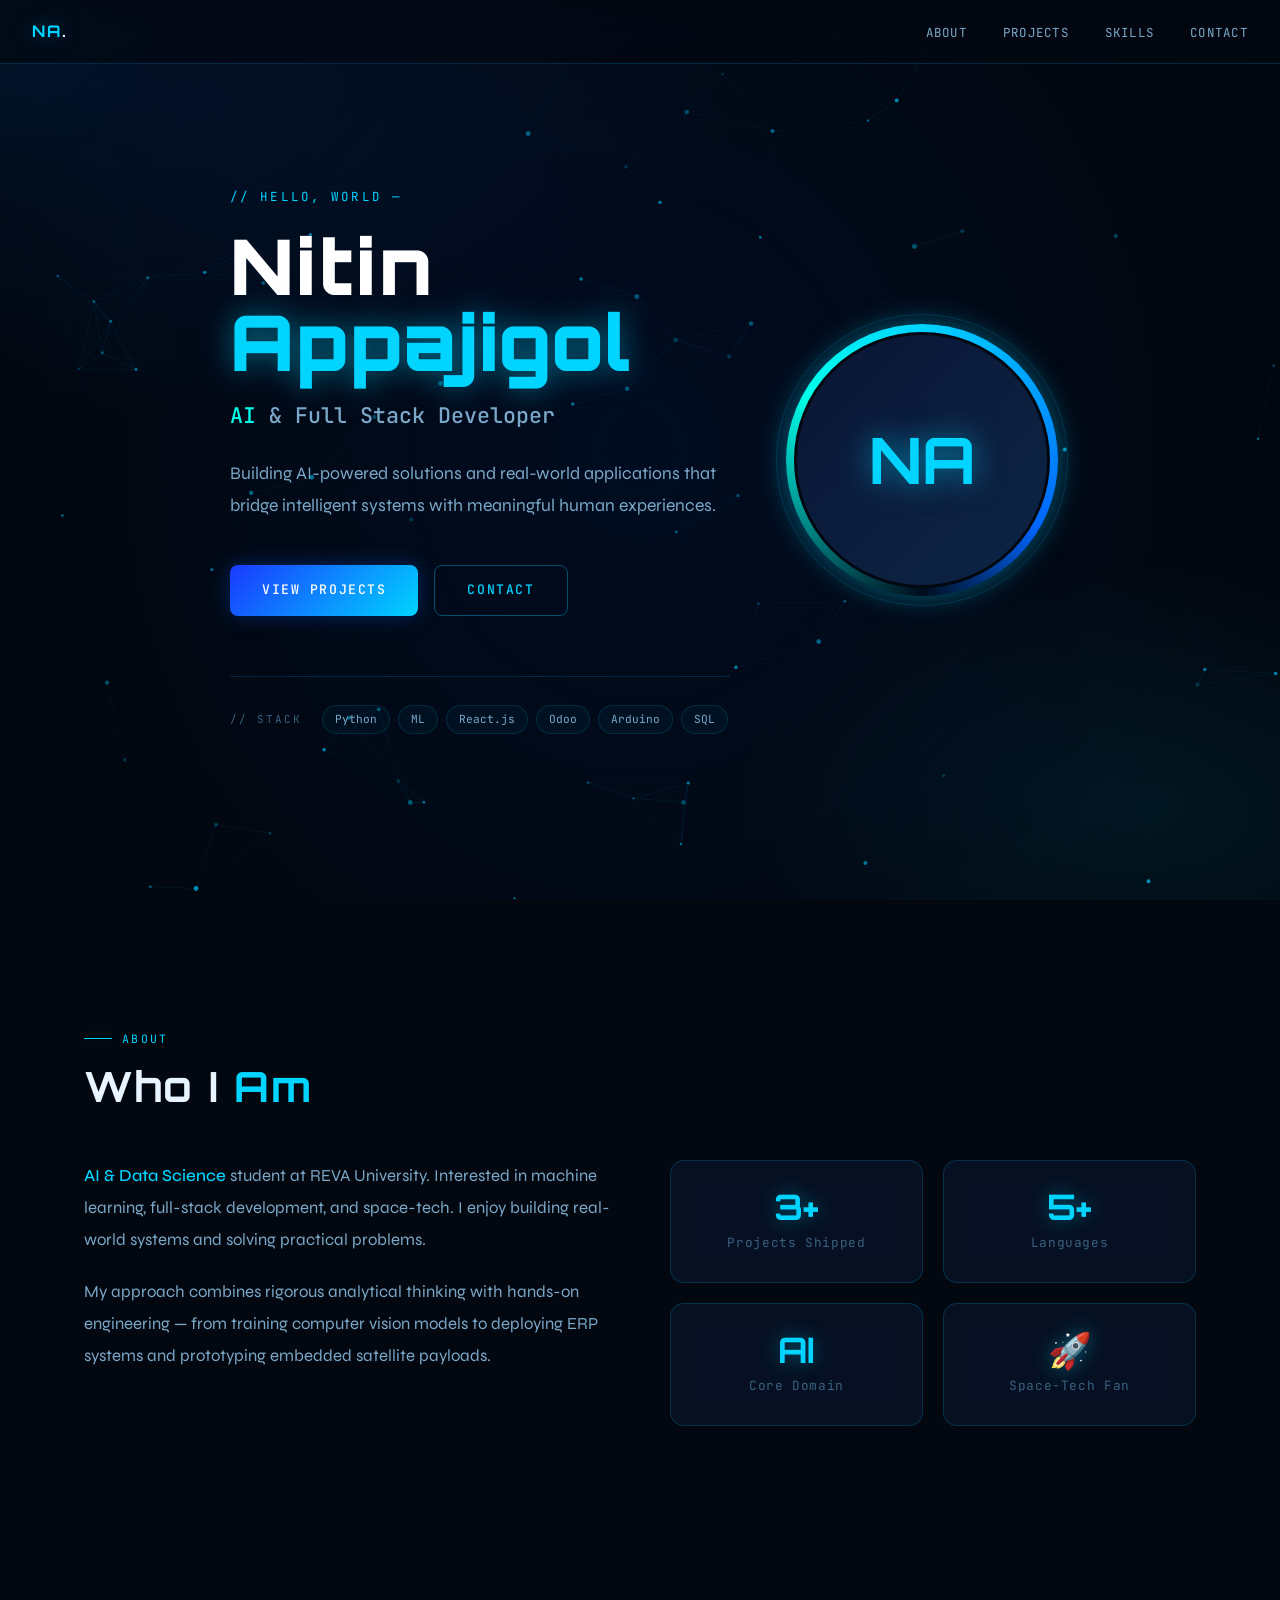
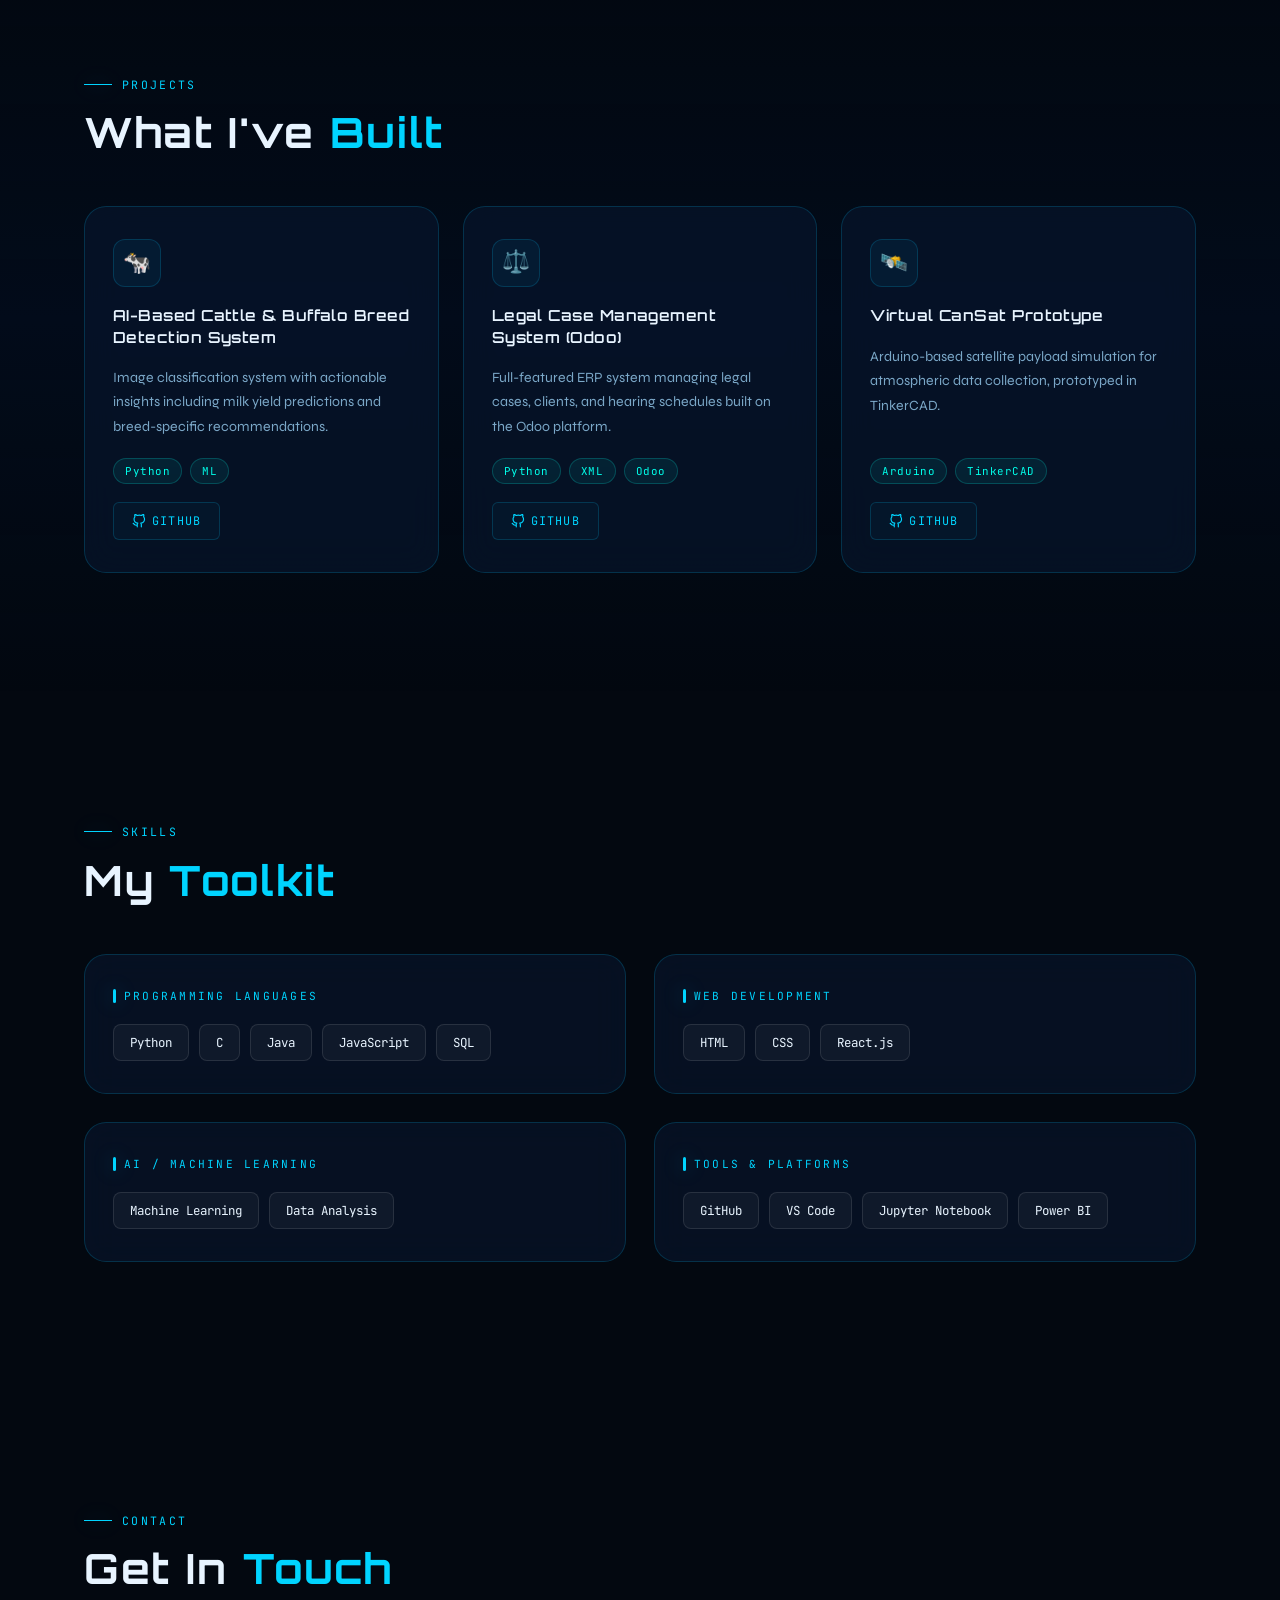
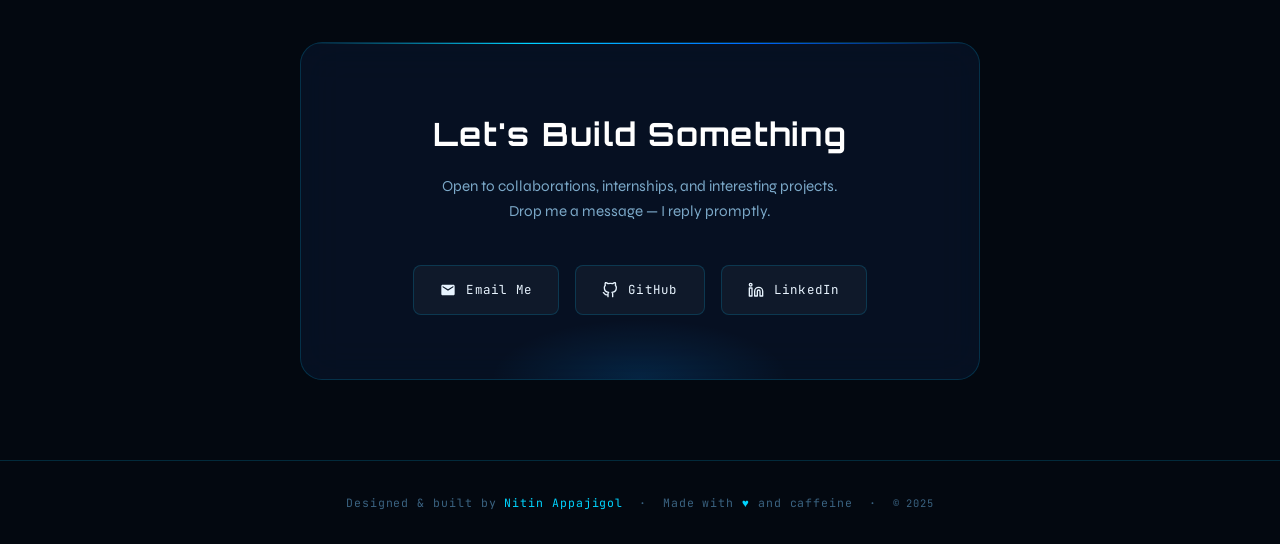
<file: index.html>
<!DOCTYPE html>
<html lang="en">
<head>
  <meta charset="UTF-8" />
  <meta name="viewport" content="width=device-width, initial-scale=1.0" />
  <title>Nitin Appajigol — AI & Full Stack Developer</title>
  <meta name="description" content="Portfolio of Nitin Appajigol — AI & Full Stack Developer building intelligent systems and real-world applications." />
  <link rel="preconnect" href="https://fonts.googleapis.com" />
  <link rel="preconnect" href="https://fonts.gstatic.com" crossorigin />
  <link href="https://fonts.googleapis.com/css2?family=Orbitron:wght@400;600;700;900&family=Syne:wght@300;400;500;600&family=JetBrains+Mono:wght@300;400;500&display=swap" rel="stylesheet" />

  <style>
    /* =========================================
       CSS CUSTOM PROPERTIES & RESET
    ========================================= */
    *, *::before, *::after { box-sizing: border-box; margin: 0; padding: 0; }

    :root {
      --bg:         #030810;
      --bg2:        #060f1e;
      --surface:    rgba(10, 25, 50, 0.55);
      --surface2:   rgba(0, 180, 255, 0.06);
      --border:     rgba(0, 200, 255, 0.18);
      --border2:    rgba(0, 200, 255, 0.35);
      --cyan:       #00d4ff;
      --cyan2:      #00ffea;
      --blue:       #0066ff;
      --blue2:      #1a3aff;
      --neon:       #00ffe0;
      --text:       #e8f4ff;
      --text-muted: #7ba8c8;
      --text-dim:   #3a6280;
      --glow:       0 0 20px rgba(0, 212, 255, 0.4);
      --glow2:      0 0 40px rgba(0, 212, 255, 0.25), 0 0 80px rgba(0, 100, 255, 0.15);
      --radius:     14px;
      --radius-lg:  22px;
      --font-display: 'Orbitron', monospace;
      --font-body:    'Syne', sans-serif;
      --font-mono:    'JetBrains Mono', monospace;
    }

    html { scroll-behavior: smooth; }

    body {
      background: var(--bg);
      color: var(--text);
      font-family: var(--font-body);
      font-weight: 400;
      line-height: 1.7;
      overflow-x: hidden;
    }

    ::selection { background: rgba(0,212,255,0.25); color: #fff; }

    /* =========================================
       ANIMATED BACKGROUND CANVAS
    ========================================= */
    #bg-canvas {
      position: fixed;
      inset: 0;
      z-index: 0;
      pointer-events: none;
    }

    /* Radial gradient overlays for depth */
    body::before {
      content: '';
      position: fixed;
      inset: 0;
      background:
        radial-gradient(ellipse 80% 60% at 10% 10%, rgba(0,80,200,0.12) 0%, transparent 60%),
        radial-gradient(ellipse 60% 50% at 90% 90%, rgba(0,200,255,0.08) 0%, transparent 55%),
        radial-gradient(ellipse 50% 80% at 50% 50%, rgba(0,20,60,0.4) 0%, transparent 100%);
      z-index: 0;
      pointer-events: none;
    }

    /* Scanline overlay */
    body::after {
      content: '';
      position: fixed;
      inset: 0;
      background: repeating-linear-gradient(
        0deg,
        transparent,
        transparent 2px,
        rgba(0,0,0,0.04) 2px,
        rgba(0,0,0,0.04) 4px
      );
      z-index: 0;
      pointer-events: none;
    }

    /* =========================================
       LAYOUT HELPERS
    ========================================= */
    .container {
      max-width: 1160px;
      margin: 0 auto;
      padding: 0 24px;
      position: relative;
      z-index: 1;
    }

    section { position: relative; z-index: 1; }

    /* =========================================
       STICKY NAVBAR
    ========================================= */
    #navbar {
      position: fixed;
      top: 0; left: 0; right: 0;
      z-index: 100;
      padding: 0 32px;
      height: 64px;
      display: flex;
      align-items: center;
      justify-content: space-between;
      background: rgba(3, 8, 16, 0.72);
      backdrop-filter: blur(18px) saturate(1.4);
      -webkit-backdrop-filter: blur(18px) saturate(1.4);
      border-bottom: 1px solid var(--border);
      transition: box-shadow 0.3s;
    }

    #navbar.scrolled {
      box-shadow: 0 4px 40px rgba(0,0,0,0.5), 0 1px 0 rgba(0,212,255,0.15);
    }

    .nav-brand {
      font-family: var(--font-display);
      font-size: 1rem;
      font-weight: 700;
      color: var(--cyan);
      letter-spacing: 0.12em;
      text-decoration: none;
      text-shadow: var(--glow);
    }

    .nav-brand span { color: var(--text); }

    .nav-links {
      display: flex;
      gap: 36px;
      list-style: none;
    }

    .nav-links a {
      font-family: var(--font-mono);
      font-size: 0.78rem;
      color: var(--text-muted);
      text-decoration: none;
      letter-spacing: 0.1em;
      text-transform: uppercase;
      position: relative;
      transition: color 0.25s;
    }

    .nav-links a::after {
      content: '';
      position: absolute;
      bottom: -3px; left: 0;
      width: 0; height: 1px;
      background: var(--cyan);
      box-shadow: var(--glow);
      transition: width 0.3s ease;
    }

    .nav-links a:hover { color: var(--cyan); }
    .nav-links a:hover::after { width: 100%; }

    /* Hamburger */
    .hamburger {
      display: none;
      flex-direction: column;
      gap: 5px;
      cursor: pointer;
      padding: 4px;
      background: none;
      border: none;
    }

    .hamburger span {
      display: block;
      width: 24px; height: 2px;
      background: var(--cyan);
      border-radius: 2px;
      transition: all 0.3s;
    }

    .hamburger.open span:nth-child(1) { transform: translateY(7px) rotate(45deg); }
    .hamburger.open span:nth-child(2) { opacity: 0; }
    .hamburger.open span:nth-child(3) { transform: translateY(-7px) rotate(-45deg); }

    /* Mobile nav */
    .nav-mobile {
      display: none;
      position: fixed;
      top: 64px; left: 0; right: 0;
      background: rgba(3,8,16,0.97);
      backdrop-filter: blur(20px);
      border-bottom: 1px solid var(--border);
      z-index: 99;
      padding: 24px 32px 32px;
      flex-direction: column;
      gap: 20px;
    }

    .nav-mobile.open { display: flex; }

    .nav-mobile a {
      font-family: var(--font-mono);
      font-size: 0.85rem;
      color: var(--text-muted);
      text-decoration: none;
      letter-spacing: 0.1em;
      text-transform: uppercase;
      transition: color 0.25s;
    }

    .nav-mobile a:hover { color: var(--cyan); }

    /* =========================================
       SECTION LABELS
    ========================================= */
    .section-label {
      display: inline-flex;
      align-items: center;
      gap: 10px;
      font-family: var(--font-mono);
      font-size: 0.72rem;
      letter-spacing: 0.2em;
      text-transform: uppercase;
      color: var(--cyan);
      margin-bottom: 14px;
    }

    .section-label::before {
      content: '';
      display: block;
      width: 28px; height: 1px;
      background: var(--cyan);
      box-shadow: var(--glow);
    }

    .section-title {
      font-family: var(--font-display);
      font-size: clamp(1.8rem, 4vw, 2.6rem);
      font-weight: 700;
      color: var(--text);
      letter-spacing: 0.04em;
      line-height: 1.2;
      margin-bottom: 48px;
    }

    .section-title span { color: var(--cyan); }

    /* =========================================
       HERO SECTION
    ========================================= */
    #hero {
      min-height: 100vh;
      display: flex;
      align-items: center;
      padding: 100px 0 80px;
    }

    .hero-inner {
      display: grid;
      grid-template-columns: 1fr auto;
      gap: 64px;
      align-items: center;
      width: 100%;
    }

    .hero-eyebrow {
      font-family: var(--font-mono);
      font-size: 0.78rem;
      letter-spacing: 0.25em;
      text-transform: uppercase;
      color: var(--cyan);
      margin-bottom: 20px;
      opacity: 0;
      animation: fadeUp 0.7s ease 0.2s forwards;
    }

    .hero-name {
      font-family: var(--font-display);
      font-size: clamp(2.4rem, 6vw, 4.8rem);
      font-weight: 900;
      line-height: 1.0;
      letter-spacing: 0.03em;
      color: #fff;
      margin-bottom: 16px;
      opacity: 0;
      animation: fadeUp 0.7s ease 0.35s forwards;
    }

    .hero-name .accent {
      color: var(--cyan);
      text-shadow: 0 0 30px rgba(0,212,255,0.5);
    }

    .hero-role {
      font-family: var(--font-mono);
      font-size: clamp(1rem, 2.2vw, 1.35rem);
      font-weight: 500;
      color: var(--text-muted);
      margin-bottom: 24px;
      opacity: 0;
      animation: fadeUp 0.7s ease 0.5s forwards;
    }

    .hero-role .highlight {
      color: var(--cyan2);
    }

    .hero-tagline {
      font-size: clamp(0.95rem, 1.8vw, 1.1rem);
      color: var(--text-muted);
      max-width: 500px;
      margin-bottom: 44px;
      line-height: 1.8;
      opacity: 0;
      animation: fadeUp 0.7s ease 0.65s forwards;
    }

    .hero-cta {
      display: flex;
      gap: 16px;
      flex-wrap: wrap;
      opacity: 0;
      animation: fadeUp 0.7s ease 0.8s forwards;
    }

    /* =========================================
       BUTTONS
    ========================================= */
    .btn {
      display: inline-flex;
      align-items: center;
      gap: 8px;
      padding: 13px 32px;
      border-radius: 8px;
      font-family: var(--font-mono);
      font-size: 0.82rem;
      font-weight: 500;
      letter-spacing: 0.12em;
      text-transform: uppercase;
      text-decoration: none;
      cursor: pointer;
      border: none;
      transition: all 0.3s ease;
      position: relative;
      overflow: hidden;
    }

    .btn::before {
      content: '';
      position: absolute;
      inset: 0;
      background: linear-gradient(120deg, transparent 0%, rgba(255,255,255,0.08) 50%, transparent 100%);
      transform: translateX(-100%);
      transition: transform 0.5s ease;
    }

    .btn:hover::before { transform: translateX(100%); }

    .btn-primary {
      background: linear-gradient(135deg, var(--blue2), var(--cyan));
      color: #fff;
      box-shadow: 0 0 20px rgba(0,100,255,0.35), 0 4px 20px rgba(0,0,0,0.3);
    }

    .btn-primary:hover {
      box-shadow: 0 0 35px rgba(0,180,255,0.55), 0 0 60px rgba(0,100,255,0.3), 0 8px 30px rgba(0,0,0,0.4);
      transform: translateY(-2px);
    }

    .btn-outline {
      background: transparent;
      color: var(--cyan);
      border: 1px solid var(--border2);
      box-shadow: inset 0 0 0 0 rgba(0,212,255,0.1);
    }

    .btn-outline:hover {
      background: rgba(0,212,255,0.08);
      border-color: var(--cyan);
      box-shadow: 0 0 25px rgba(0,212,255,0.25), 0 4px 20px rgba(0,0,0,0.3);
      transform: translateY(-2px);
    }

    /* =========================================
       PROFILE IMAGE
    ========================================= */
    .hero-avatar-wrap {
      opacity: 0;
      animation: fadeIn 1s ease 0.5s forwards;
    }

    .hero-avatar {
      width: clamp(180px, 20vw, 260px);
      height: clamp(180px, 20vw, 260px);
      border-radius: 50%;
      position: relative;
    }

    .avatar-ring {
      position: absolute;
      inset: -8px;
      border-radius: 50%;
      background: conic-gradient(
        var(--cyan) 0deg,
        var(--blue) 120deg,
        transparent 180deg,
        var(--cyan2) 300deg,
        var(--cyan) 360deg
      );
      animation: spin 8s linear infinite;
      box-shadow: 0 0 30px rgba(0,212,255,0.4);
    }

    .avatar-ring2 {
      position: absolute;
      inset: -18px;
      border-radius: 50%;
      border: 1px solid rgba(0,212,255,0.15);
      animation: spin 15s linear infinite reverse;
    }

    .avatar-img {
      width: 100%;
      height: 100%;
      border-radius: 50%;
      object-fit: cover;
      position: relative;
      z-index: 1;
      border: 3px solid var(--bg);
      background: linear-gradient(135deg, var(--bg2) 0%, #0a1a35 100%);
      display: flex;
      align-items: center;
      justify-content: center;
      font-family: var(--font-display);
      font-size: clamp(2rem, 5vw, 3.5rem);
      font-weight: 700;
      color: var(--cyan);
      text-shadow: var(--glow);
      box-shadow: inset 0 0 40px rgba(0,100,200,0.3);
      overflow: hidden;
    }

    /* Fallback avatar placeholder */
    .avatar-placeholder {
      width: 100%;
      height: 100%;
      border-radius: 50%;
      background: linear-gradient(135deg, #0a1535, #0d2545);
      display: flex;
      align-items: center;
      justify-content: center;
      font-family: var(--font-display);
      font-size: clamp(2.5rem, 5vw, 4rem);
      font-weight: 700;
      color: var(--cyan);
      text-shadow: 0 0 30px rgba(0,212,255,0.6);
      border: 3px solid var(--bg);
      position: relative;
      z-index: 1;
    }

    .avatar-glow {
      position: absolute;
      inset: -30px;
      border-radius: 50%;
      background: radial-gradient(circle, rgba(0,180,255,0.15) 0%, transparent 70%);
      z-index: 0;
    }

    @keyframes spin {
      to { transform: rotate(360deg); }
    }

    /* =========================================
       HERO TECH TICKER
    ========================================= */
    .hero-ticker {
      margin-top: 60px;
      border-top: 1px solid var(--border);
      padding-top: 28px;
      display: flex;
      gap: 12px;
      align-items: center;
      flex-wrap: wrap;
      opacity: 0;
      animation: fadeUp 0.7s ease 1s forwards;
    }

    .ticker-label {
      font-family: var(--font-mono);
      font-size: 0.68rem;
      letter-spacing: 0.18em;
      color: var(--text-dim);
      text-transform: uppercase;
      white-space: nowrap;
      margin-right: 8px;
    }

    .ticker-items {
      display: flex;
      gap: 8px;
      flex-wrap: wrap;
    }

    .ticker-tag {
      font-family: var(--font-mono);
      font-size: 0.7rem;
      color: var(--text-muted);
      padding: 4px 12px;
      border: 1px solid rgba(0,200,255,0.15);
      border-radius: 20px;
      background: rgba(0,200,255,0.04);
      transition: all 0.3s;
    }

    .ticker-tag:hover {
      color: var(--cyan);
      border-color: var(--cyan);
      box-shadow: 0 0 12px rgba(0,212,255,0.2);
      background: rgba(0,212,255,0.06);
    }

    /* =========================================
       ABOUT SECTION
    ========================================= */
    #about {
      padding: 120px 0;
    }

    .about-grid {
      display: grid;
      grid-template-columns: 1fr 1fr;
      gap: 60px;
      align-items: start;
    }

    .about-text p {
      font-size: 1.05rem;
      color: var(--text-muted);
      line-height: 1.9;
      margin-bottom: 20px;
    }

    .about-text p strong {
      color: var(--cyan);
      font-weight: 500;
    }

    .about-stats {
      display: grid;
      grid-template-columns: 1fr 1fr;
      gap: 20px;
    }

    .stat-card {
      background: var(--surface);
      border: 1px solid var(--border);
      border-radius: var(--radius);
      padding: 28px 24px;
      backdrop-filter: blur(14px);
      -webkit-backdrop-filter: blur(14px);
      text-align: center;
      transition: all 0.3s ease;
      position: relative;
      overflow: hidden;
    }

    .stat-card::before {
      content: '';
      position: absolute;
      top: 0; left: 0; right: 0;
      height: 1px;
      background: linear-gradient(90deg, transparent, var(--cyan), transparent);
      opacity: 0;
      transition: opacity 0.3s;
    }

    .stat-card:hover::before { opacity: 1; }

    .stat-card:hover {
      border-color: var(--border2);
      box-shadow: 0 8px 40px rgba(0,0,0,0.3), 0 0 20px rgba(0,212,255,0.08);
      transform: translateY(-4px);
    }

    .stat-number {
      font-family: var(--font-display);
      font-size: 2.2rem;
      font-weight: 700;
      color: var(--cyan);
      text-shadow: var(--glow);
      line-height: 1;
      margin-bottom: 8px;
    }

    .stat-desc {
      font-size: 0.8rem;
      color: var(--text-dim);
      font-family: var(--font-mono);
      letter-spacing: 0.05em;
    }

    /* =========================================
       PROJECTS SECTION
    ========================================= */
    #projects {
      padding: 120px 0;
      background: linear-gradient(180deg, transparent 0%, rgba(0,20,50,0.3) 50%, transparent 100%);
    }

    .projects-grid {
      display: grid;
      grid-template-columns: repeat(3, 1fr);
      gap: 24px;
    }

    .project-card {
      background: var(--surface);
      border: 1px solid var(--border);
      border-radius: var(--radius-lg);
      padding: 32px 28px;
      backdrop-filter: blur(16px);
      -webkit-backdrop-filter: blur(16px);
      display: flex;
      flex-direction: column;
      gap: 18px;
      transition: all 0.35s ease;
      position: relative;
      overflow: hidden;
    }

    /* Top neon strip */
    .project-card::before {
      content: '';
      position: absolute;
      top: 0; left: 20%; right: 20%;
      height: 1px;
      background: linear-gradient(90deg, transparent, var(--cyan), transparent);
      opacity: 0;
      transition: all 0.4s ease;
    }

    /* Ambient glow on hover */
    .project-card::after {
      content: '';
      position: absolute;
      inset: -1px;
      border-radius: var(--radius-lg);
      background: linear-gradient(135deg, rgba(0,180,255,0.08), transparent 60%);
      opacity: 0;
      transition: opacity 0.4s;
      pointer-events: none;
    }

    .project-card:hover {
      border-color: var(--border2);
      transform: translateY(-8px);
      box-shadow:
        0 20px 60px rgba(0,0,0,0.4),
        0 0 30px rgba(0,180,255,0.12),
        0 0 60px rgba(0,80,200,0.08);
    }

    .project-card:hover::before { opacity: 1; left: 0; right: 0; }
    .project-card:hover::after { opacity: 1; }

    .project-icon {
      width: 48px; height: 48px;
      border-radius: 12px;
      background: var(--surface2);
      border: 1px solid var(--border);
      display: flex;
      align-items: center;
      justify-content: center;
      font-size: 1.4rem;
    }

    .project-title {
      font-family: var(--font-display);
      font-size: 0.95rem;
      font-weight: 600;
      color: var(--text);
      letter-spacing: 0.03em;
      line-height: 1.4;
    }

    .project-desc {
      font-size: 0.88rem;
      color: var(--text-muted);
      line-height: 1.75;
      flex: 1;
    }

    .project-tech {
      display: flex;
      gap: 8px;
      flex-wrap: wrap;
    }

    .tech-badge {
      font-family: var(--font-mono);
      font-size: 0.68rem;
      color: var(--cyan2);
      background: rgba(0,255,234,0.07);
      border: 1px solid rgba(0,255,234,0.2);
      border-radius: 20px;
      padding: 3px 11px;
      letter-spacing: 0.05em;
      white-space: nowrap;
    }

    .project-link {
      display: inline-flex;
      align-items: center;
      gap: 6px;
      font-family: var(--font-mono);
      font-size: 0.74rem;
      letter-spacing: 0.1em;
      text-transform: uppercase;
      color: var(--cyan);
      text-decoration: none;
      padding: 8px 18px;
      border: 1px solid var(--border);
      border-radius: 6px;
      align-self: flex-start;
      transition: all 0.3s;
      background: rgba(0,212,255,0.03);
    }

    .project-link:hover {
      background: rgba(0,212,255,0.1);
      border-color: var(--cyan);
      box-shadow: 0 0 16px rgba(0,212,255,0.2);
    }

    .project-link svg {
      width: 14px; height: 14px;
      stroke: currentColor;
      fill: none;
      stroke-width: 2;
      stroke-linecap: round;
      stroke-linejoin: round;
    }

    /* =========================================
       SKILLS SECTION
    ========================================= */
    #skills {
      padding: 120px 0;
    }

    .skills-groups {
      display: grid;
      grid-template-columns: repeat(2, 1fr);
      gap: 28px;
    }

    .skill-group {
      background: var(--surface);
      border: 1px solid var(--border);
      border-radius: var(--radius-lg);
      padding: 32px 28px;
      backdrop-filter: blur(16px);
      -webkit-backdrop-filter: blur(16px);
      transition: all 0.3s ease;
    }

    .skill-group:hover {
      border-color: var(--border2);
      box-shadow: 0 8px 40px rgba(0,0,0,0.25), 0 0 20px rgba(0,212,255,0.06);
    }

    .skill-group-label {
      font-family: var(--font-mono);
      font-size: 0.7rem;
      letter-spacing: 0.2em;
      color: var(--cyan);
      text-transform: uppercase;
      margin-bottom: 18px;
      display: flex;
      align-items: center;
      gap: 8px;
    }

    .skill-group-label::before {
      content: '';
      display: block;
      width: 3px; height: 14px;
      background: var(--cyan);
      border-radius: 2px;
      box-shadow: var(--glow);
    }

    .skill-badges {
      display: flex;
      gap: 10px;
      flex-wrap: wrap;
    }

    .skill-badge {
      font-family: var(--font-mono);
      font-size: 0.78rem;
      color: var(--text);
      background: rgba(255,255,255,0.04);
      border: 1px solid rgba(255,255,255,0.1);
      border-radius: 8px;
      padding: 7px 16px;
      transition: all 0.3s ease;
      cursor: default;
    }

    .skill-badge:hover {
      background: rgba(0,212,255,0.1);
      border-color: rgba(0,212,255,0.4);
      color: var(--cyan);
      box-shadow: 0 0 14px rgba(0,212,255,0.15);
      transform: translateY(-2px);
    }

    /* =========================================
       CONTACT SECTION
    ========================================= */
    #contact {
      padding: 120px 0 80px;
    }

    .contact-card {
      background: var(--surface);
      border: 1px solid var(--border);
      border-radius: var(--radius-lg);
      padding: 64px 56px;
      backdrop-filter: blur(20px);
      -webkit-backdrop-filter: blur(20px);
      text-align: center;
      position: relative;
      overflow: hidden;
      max-width: 680px;
      margin: 0 auto;
    }

    .contact-card::before {
      content: '';
      position: absolute;
      top: 0; left: 0; right: 0;
      height: 1px;
      background: linear-gradient(90deg, transparent, var(--cyan), var(--blue), transparent);
    }

    .contact-card::after {
      content: '';
      position: absolute;
      bottom: -60px; left: 50%; transform: translateX(-50%);
      width: 300px; height: 120px;
      background: radial-gradient(ellipse, rgba(0,150,255,0.15) 0%, transparent 70%);
    }

    .contact-title {
      font-family: var(--font-display);
      font-size: clamp(1.4rem, 3vw, 2rem);
      font-weight: 700;
      color: #fff;
      margin-bottom: 12px;
      letter-spacing: 0.04em;
    }

    .contact-sub {
      color: var(--text-muted);
      font-size: 0.95rem;
      margin-bottom: 40px;
      line-height: 1.7;
    }

    .contact-links {
      display: flex;
      justify-content: center;
      gap: 16px;
      flex-wrap: wrap;
    }

    .contact-link {
      display: inline-flex;
      align-items: center;
      gap: 10px;
      padding: 13px 26px;
      border-radius: 8px;
      font-family: var(--font-mono);
      font-size: 0.78rem;
      letter-spacing: 0.1em;
      text-decoration: none;
      color: var(--text);
      background: rgba(255,255,255,0.04);
      border: 1px solid var(--border);
      transition: all 0.3s ease;
    }

    .contact-link:hover {
      background: rgba(0,212,255,0.08);
      border-color: var(--cyan);
      color: var(--cyan);
      box-shadow: 0 0 24px rgba(0,212,255,0.2);
      transform: translateY(-3px);
    }

    .contact-link svg {
      width: 16px; height: 16px;
      stroke: currentColor;
      fill: none;
      stroke-width: 2;
      stroke-linecap: round;
      stroke-linejoin: round;
    }

    .contact-link.email svg { fill: currentColor; stroke: none; }

    /* =========================================
       FOOTER
    ========================================= */
    footer {
      position: relative;
      z-index: 1;
      border-top: 1px solid var(--border);
      padding: 32px 24px;
      text-align: center;
    }

    footer p {
      font-family: var(--font-mono);
      font-size: 0.72rem;
      color: var(--text-dim);
      letter-spacing: 0.08em;
    }

    footer .heart { color: var(--cyan); }

    /* =========================================
       SCROLL REVEAL ANIMATIONS
    ========================================= */
    .reveal {
      opacity: 0;
      transform: translateY(32px);
      transition: opacity 0.7s ease, transform 0.7s ease;
    }

    .reveal.visible {
      opacity: 1;
      transform: translateY(0);
    }

    .reveal-delay-1 { transition-delay: 0.1s; }
    .reveal-delay-2 { transition-delay: 0.2s; }
    .reveal-delay-3 { transition-delay: 0.3s; }
    .reveal-delay-4 { transition-delay: 0.4s; }

    /* =========================================
       KEYFRAMES
    ========================================= */
    @keyframes fadeUp {
      from { opacity: 0; transform: translateY(24px); }
      to   { opacity: 1; transform: translateY(0); }
    }

    @keyframes fadeIn {
      from { opacity: 0; }
      to   { opacity: 1; }
    }

    @keyframes pulse-glow {
      0%, 100% { box-shadow: 0 0 20px rgba(0,212,255,0.3); }
      50%       { box-shadow: 0 0 40px rgba(0,212,255,0.6), 0 0 80px rgba(0,100,255,0.3); }
    }

    /* =========================================
       RESPONSIVE — TABLET
    ========================================= */
    @media (max-width: 900px) {
      .hero-inner { grid-template-columns: 1fr; gap: 48px; }
      .hero-avatar-wrap { order: -1; display: flex; justify-content: center; }
      .hero-tagline { max-width: 100%; }
      .about-grid { grid-template-columns: 1fr; gap: 40px; }
      .projects-grid { grid-template-columns: 1fr 1fr; }
      .skills-groups { grid-template-columns: 1fr; }
      .contact-card { padding: 48px 36px; }
    }

    /* =========================================
       RESPONSIVE — MOBILE
    ========================================= */
    @media (max-width: 600px) {
      .nav-links { display: none; }
      .hamburger { display: flex; }
      .projects-grid { grid-template-columns: 1fr; }
      .about-stats { grid-template-columns: 1fr 1fr; }
      .contact-card { padding: 36px 24px; }
      .hero-cta { flex-direction: column; }
      .btn { width: 100%; justify-content: center; }
    }

    /* =========================================
       CURSOR GLOW (desktop)
    ========================================= */
    .cursor-glow {
      position: fixed;
      width: 350px; height: 350px;
      border-radius: 50%;
      background: radial-gradient(circle, rgba(0,180,255,0.05) 0%, transparent 70%);
      pointer-events: none;
      z-index: 0;
      transform: translate(-50%, -50%);
      transition: transform 0.1s ease, opacity 0.5s;
    }
  </style>
</head>

<body>

  <!-- Cursor glow -->
  <div class="cursor-glow" id="cursorGlow"></div>

  <!-- Particle canvas -->
  <canvas id="bg-canvas"></canvas>

  <!-- ==================== NAVBAR ==================== -->
  <nav id="navbar" aria-label="Main navigation">
    <a href="#hero" class="nav-brand">NA<span>.</span></a>
    <ul class="nav-links">
      <li><a href="#about">About</a></li>
      <li><a href="#projects">Projects</a></li>
      <li><a href="#skills">Skills</a></li>
      <li><a href="#contact">Contact</a></li>
    </ul>
    <button class="hamburger" id="hamburger" aria-label="Toggle navigation" aria-expanded="false">
      <span></span><span></span><span></span>
    </button>
  </nav>

  <!-- Mobile nav -->
  <nav class="nav-mobile" id="navMobile" aria-label="Mobile navigation">
    <a href="#about" class="nav-mobile-link">About</a>
    <a href="#projects" class="nav-mobile-link">Projects</a>
    <a href="#skills" class="nav-mobile-link">Skills</a>
    <a href="#contact" class="nav-mobile-link">Contact</a>
  </nav>

  <!-- ==================== HERO ==================== -->
  <section id="hero" aria-label="Hero">
    <div class="container">
      <div class="hero-inner">

        <!-- Text -->
        <div class="hero-content">
          <p class="hero-eyebrow">// Hello, World —</p>
          <h1 class="hero-name">
            Nitin<br/>
            <span class="accent">Appajigol</span>
          </h1>
          <p class="hero-role">
            <span class="highlight">AI</span> &amp; Full Stack Developer
          </p>
          <p class="hero-tagline">
            Building AI-powered solutions and real-world applications that bridge intelligent systems with meaningful human experiences.
          </p>
          <div class="hero-cta">
            <a href="#projects" class="btn btn-primary">View Projects</a>
            <a href="#contact" class="btn btn-outline">Contact</a>
          </div>

          <div class="hero-ticker">
            <span class="ticker-label">// Stack</span>
            <div class="ticker-items">
              <span class="ticker-tag">Python</span>
              <span class="ticker-tag">ML</span>
              <span class="ticker-tag">React.js</span>
              <span class="ticker-tag">Odoo</span>
              <span class="ticker-tag">Arduino</span>
              <span class="ticker-tag">SQL</span>
            </div>
          </div>
        </div>

        <!-- Avatar -->
        <div class="hero-avatar-wrap" aria-hidden="true">
          <div class="hero-avatar">
            <div class="avatar-glow"></div>
            <div class="avatar-ring"></div>
            <div class="avatar-ring2"></div>
            <!-- Shows initials; swap src to "profile.jpg" when image is available -->
            <div class="avatar-placeholder" role="img" aria-label="Nitin Appajigol">NA</div>
          </div>
        </div>

      </div>
    </div>
  </section>

  <!-- ==================== ABOUT ==================== -->
  <section id="about" aria-label="About me">
    <div class="container">
      <p class="section-label reveal">About</p>
      <h2 class="section-title reveal reveal-delay-1">Who I <span>Am</span></h2>

      <div class="about-grid">
        <div class="about-text reveal reveal-delay-2">
          <p>
            <strong>AI &amp; Data Science</strong> student at REVA University. Interested in machine learning, full-stack development, and space-tech. I enjoy building real-world systems and solving practical problems.
          </p>
          <p>
            My approach combines rigorous analytical thinking with hands-on engineering — from training computer vision models to deploying ERP systems and prototyping embedded satellite payloads.
          </p>
        </div>

        <div class="about-stats">
          <div class="stat-card reveal reveal-delay-1">
            <div class="stat-number">3+</div>
            <div class="stat-desc">Projects Shipped</div>
          </div>
          <div class="stat-card reveal reveal-delay-2">
            <div class="stat-number">5+</div>
            <div class="stat-desc">Languages</div>
          </div>
          <div class="stat-card reveal reveal-delay-3">
            <div class="stat-number">AI</div>
            <div class="stat-desc">Core Domain</div>
          </div>
          <div class="stat-card reveal reveal-delay-4">
            <div class="stat-number">🚀</div>
            <div class="stat-desc">Space-Tech Fan</div>
          </div>
        </div>
      </div>
    </div>
  </section>

  <!-- ==================== PROJECTS ==================== -->
  <section id="projects" aria-label="Projects">
    <div class="container">
      <p class="section-label reveal">Projects</p>
      <h2 class="section-title reveal reveal-delay-1">What I've <span>Built</span></h2>

      <div class="projects-grid">

        <!-- Project 1 -->
        <article class="project-card reveal reveal-delay-1">
          <div class="project-icon" aria-hidden="true">🐄</div>
          <h3 class="project-title">AI-Based Cattle &amp; Buffalo Breed Detection System</h3>
          <p class="project-desc">
            Image classification system with actionable insights including milk yield predictions and breed-specific recommendations.
          </p>
          <div class="project-tech">
            <span class="tech-badge">Python</span>
            <span class="tech-badge">ML</span>
          </div>
          <a href="#" class="project-link" aria-label="GitHub — AI Cattle Detection">
            <svg viewBox="0 0 24 24" aria-hidden="true"><path d="M9 19c-5 1.5-5-2.5-7-3m14 6v-3.87a3.37 3.37 0 0 0-.94-2.61c3.14-.35 6.44-1.54 6.44-7A5.44 5.44 0 0 0 20 4.77 5.07 5.07 0 0 0 19.91 1S18.73.65 16 2.48a13.38 13.38 0 0 0-7 0C6.27.65 5.09 1 5.09 1A5.07 5.07 0 0 0 5 4.77a5.44 5.44 0 0 0-1.5 3.78c0 5.42 3.3 6.61 6.44 7A3.37 3.37 0 0 0 9 18.13V22"/></svg>
            GitHub
          </a>
        </article>

        <!-- Project 2 -->
        <article class="project-card reveal reveal-delay-2">
          <div class="project-icon" aria-hidden="true">⚖️</div>
          <h3 class="project-title">Legal Case Management System (Odoo)</h3>
          <p class="project-desc">
            Full-featured ERP system managing legal cases, clients, and hearing schedules built on the Odoo platform.
          </p>
          <div class="project-tech">
            <span class="tech-badge">Python</span>
            <span class="tech-badge">XML</span>
            <span class="tech-badge">Odoo</span>
          </div>
          <a href="https://github.com/nitinappajigol/legal_case_mgmt_full" target="_blank" rel="noopener noreferrer" class="project-link" aria-label="GitHub — Legal Case Management">
            <svg viewBox="0 0 24 24" aria-hidden="true"><path d="M9 19c-5 1.5-5-2.5-7-3m14 6v-3.87a3.37 3.37 0 0 0-.94-2.61c3.14-.35 6.44-1.54 6.44-7A5.44 5.44 0 0 0 20 4.77 5.07 5.07 0 0 0 19.91 1S18.73.65 16 2.48a13.38 13.38 0 0 0-7 0C6.27.65 5.09 1 5.09 1A5.07 5.07 0 0 0 5 4.77a5.44 5.44 0 0 0-1.5 3.78c0 5.42 3.3 6.61 6.44 7A3.37 3.37 0 0 0 9 18.13V22"/></svg>
            GitHub
          </a>
        </article>

        <!-- Project 3 -->
        <article class="project-card reveal reveal-delay-3">
          <div class="project-icon" aria-hidden="true">🛰️</div>
          <h3 class="project-title">Virtual CanSat Prototype</h3>
          <p class="project-desc">
            Arduino-based satellite payload simulation for atmospheric data collection, prototyped in TinkerCAD.
          </p>
          <div class="project-tech">
            <span class="tech-badge">Arduino</span>
            <span class="tech-badge">TinkerCAD</span>
          </div>
          <a href="#" class="project-link" aria-label="GitHub — Virtual CanSat">
            <svg viewBox="0 0 24 24" aria-hidden="true"><path d="M9 19c-5 1.5-5-2.5-7-3m14 6v-3.87a3.37 3.37 0 0 0-.94-2.61c3.14-.35 6.44-1.54 6.44-7A5.44 5.44 0 0 0 20 4.77 5.07 5.07 0 0 0 19.91 1S18.73.65 16 2.48a13.38 13.38 0 0 0-7 0C6.27.65 5.09 1 5.09 1A5.07 5.07 0 0 0 5 4.77a5.44 5.44 0 0 0-1.5 3.78c0 5.42 3.3 6.61 6.44 7A3.37 3.37 0 0 0 9 18.13V22"/></svg>
            GitHub
          </a>
        </article>

      </div>
    </div>
  </section>

  <!-- ==================== SKILLS ==================== -->
  <section id="skills" aria-label="Skills">
    <div class="container">
      <p class="section-label reveal">Skills</p>
      <h2 class="section-title reveal reveal-delay-1">My <span>Toolkit</span></h2>

      <div class="skills-groups">

        <div class="skill-group reveal reveal-delay-1">
          <div class="skill-group-label">Programming Languages</div>
          <div class="skill-badges">
            <span class="skill-badge">Python</span>
            <span class="skill-badge">C</span>
            <span class="skill-badge">Java</span>
            <span class="skill-badge">JavaScript</span>
            <span class="skill-badge">SQL</span>
          </div>
        </div>

        <div class="skill-group reveal reveal-delay-2">
          <div class="skill-group-label">Web Development</div>
          <div class="skill-badges">
            <span class="skill-badge">HTML</span>
            <span class="skill-badge">CSS</span>
            <span class="skill-badge">React.js</span>
          </div>
        </div>

        <div class="skill-group reveal reveal-delay-3">
          <div class="skill-group-label">AI / Machine Learning</div>
          <div class="skill-badges">
            <span class="skill-badge">Machine Learning</span>
            <span class="skill-badge">Data Analysis</span>
          </div>
        </div>

        <div class="skill-group reveal reveal-delay-4">
          <div class="skill-group-label">Tools &amp; Platforms</div>
          <div class="skill-badges">
            <span class="skill-badge">GitHub</span>
            <span class="skill-badge">VS Code</span>
            <span class="skill-badge">Jupyter Notebook</span>
            <span class="skill-badge">Power BI</span>
          </div>
        </div>

      </div>
    </div>
  </section>

  <!-- ==================== CONTACT ==================== -->
  <section id="contact" aria-label="Contact">
    <div class="container">
      <p class="section-label reveal">Contact</p>
      <h2 class="section-title reveal reveal-delay-1">Get In <span>Touch</span></h2>

      <div class="contact-card reveal reveal-delay-2">
        <h3 class="contact-title">Let's Build Something</h3>
        <p class="contact-sub">
          Open to collaborations, internships, and interesting projects.<br/>
          Drop me a message — I reply promptly.
        </p>

        <div class="contact-links">

          <!-- Email -->
          <a href="mailto:Nitinappajigol234@gmail.com" class="contact-link" aria-label="Send email">
            <svg viewBox="0 0 24 24" aria-hidden="true" style="fill:currentColor;stroke:none;">
              <path d="M20 4H4c-1.1 0-2 .9-2 2v12c0 1.1.9 2 2 2h16c1.1 0 2-.9 2-2V6c0-1.1-.9-2-2-2zm0 4l-8 5-8-5V6l8 5 8-5v2z"/>
            </svg>
            Email Me
          </a>

          <!-- GitHub -->
          <a href="https://github.com/nitinappajigol" target="_blank" rel="noopener noreferrer" class="contact-link" aria-label="GitHub profile">
            <svg viewBox="0 0 24 24" aria-hidden="true"><path d="M9 19c-5 1.5-5-2.5-7-3m14 6v-3.87a3.37 3.37 0 0 0-.94-2.61c3.14-.35 6.44-1.54 6.44-7A5.44 5.44 0 0 0 20 4.77 5.07 5.07 0 0 0 19.91 1S18.73.65 16 2.48a13.38 13.38 0 0 0-7 0C6.27.65 5.09 1 5.09 1A5.07 5.07 0 0 0 5 4.77a5.44 5.44 0 0 0-1.5 3.78c0 5.42 3.3 6.61 6.44 7A3.37 3.37 0 0 0 9 18.13V22"/></svg>
            GitHub
          </a>

          <!-- LinkedIn -->
          <a href="https://www.linkedin.com/in/nitin-appajigol" target="_blank" rel="noopener noreferrer" class="contact-link" aria-label="LinkedIn profile">
            <svg viewBox="0 0 24 24" aria-hidden="true"><path d="M16 8a6 6 0 0 1 6 6v7h-4v-7a2 2 0 0 0-2-2 2 2 0 0 0-2 2v7h-4v-7a6 6 0 0 1 6-6z"/><rect x="2" y="9" width="4" height="12"/><circle cx="4" cy="4" r="2"/></svg>
            LinkedIn
          </a>

        </div>
      </div>
    </div>
  </section>

  <!-- ==================== FOOTER ==================== -->
  <footer>
    <p>
      Designed &amp; built by <span style="color:var(--cyan)">Nitin Appajigol</span>
      &nbsp;·&nbsp;
      Made with <span class="heart">♥</span> and caffeine
      &nbsp;·&nbsp;
      <span style="font-size:0.65rem;color:var(--text-dim)">© 2025</span>
    </p>
  </footer>

  <!-- ==================== JAVASCRIPT ==================== -->
  <script>
    /* ----------------------------------------
       1. PARTICLE BACKGROUND
    ---------------------------------------- */
    (function() {
      const canvas = document.getElementById('bg-canvas');
      const ctx    = canvas.getContext('2d');
      let W, H, particles = [], animId;

      const PARTICLE_COUNT = 80;
      const MAX_DIST       = 140;

      function resize() {
        W = canvas.width  = window.innerWidth;
        H = canvas.height = window.innerHeight;
      }

      function rand(min, max) { return Math.random() * (max - min) + min; }

      function Particle() {
        this.x  = rand(0, W);
        this.y  = rand(0, H);
        this.vx = rand(-0.25, 0.25);
        this.vy = rand(-0.25, 0.25);
        this.r  = rand(0.8, 2.5);
        this.alpha = rand(0.2, 0.7);
      }

      function initParticles() {
        particles = [];
        for (let i = 0; i < PARTICLE_COUNT; i++) particles.push(new Particle());
      }

      function drawParticles() {
        ctx.clearRect(0, 0, W, H);

        // Draw connecting lines
        for (let i = 0; i < particles.length; i++) {
          for (let j = i + 1; j < particles.length; j++) {
            const dx = particles[i].x - particles[j].x;
            const dy = particles[i].y - particles[j].y;
            const d  = Math.sqrt(dx * dx + dy * dy);
            if (d < MAX_DIST) {
              const opacity = (1 - d / MAX_DIST) * 0.2;
              ctx.beginPath();
              ctx.strokeStyle = `rgba(0,180,255,${opacity})`;
              ctx.lineWidth   = 0.6;
              ctx.moveTo(particles[i].x, particles[i].y);
              ctx.lineTo(particles[j].x, particles[j].y);
              ctx.stroke();
            }
          }
        }

        // Draw dots
        for (const p of particles) {
          ctx.beginPath();
          ctx.arc(p.x, p.y, p.r, 0, Math.PI * 2);
          ctx.fillStyle = `rgba(0,200,255,${p.alpha})`;
          ctx.fill();

          // Move
          p.x += p.vx;
          p.y += p.vy;

          // Bounce
          if (p.x < 0 || p.x > W) p.vx *= -1;
          if (p.y < 0 || p.y > H) p.vy *= -1;
        }
      }

      function loop() {
        drawParticles();
        animId = requestAnimationFrame(loop);
      }

      window.addEventListener('resize', () => { resize(); });

      resize();
      initParticles();
      loop();
    })();


    /* ----------------------------------------
       2. CURSOR GLOW (desktop only)
    ---------------------------------------- */
    (function() {
      const glow = document.getElementById('cursorGlow');
      if (window.matchMedia('(pointer: coarse)').matches) {
        glow.style.display = 'none';
        return;
      }
      document.addEventListener('mousemove', e => {
        glow.style.left = e.clientX + 'px';
        glow.style.top  = e.clientY + 'px';
      });
    })();


    /* ----------------------------------------
       3. NAVBAR — scroll shadow + hamburger
    ---------------------------------------- */
    (function() {
      const navbar    = document.getElementById('navbar');
      const hamburger = document.getElementById('hamburger');
      const navMobile = document.getElementById('navMobile');

      // Scroll shadow
      window.addEventListener('scroll', () => {
        navbar.classList.toggle('scrolled', window.scrollY > 20);
      }, { passive: true });

      // Hamburger toggle
      hamburger.addEventListener('click', () => {
        const open = !navMobile.classList.contains('open');
        navMobile.classList.toggle('open', open);
        hamburger.classList.toggle('open', open);
        hamburger.setAttribute('aria-expanded', String(open));
      });

      // Close mobile nav on link click
      navMobile.querySelectorAll('a').forEach(a => {
        a.addEventListener('click', () => {
          navMobile.classList.remove('open');
          hamburger.classList.remove('open');
          hamburger.setAttribute('aria-expanded', 'false');
        });
      });
    })();


    /* ----------------------------------------
       4. SCROLL REVEAL — IntersectionObserver
    ---------------------------------------- */
    (function() {
      const observer = new IntersectionObserver((entries) => {
        entries.forEach(entry => {
          if (entry.isIntersecting) {
            entry.target.classList.add('visible');
            observer.unobserve(entry.target); // Animate once
          }
        });
      }, {
        threshold: 0.12,
        rootMargin: '0px 0px -40px 0px'
      });

      document.querySelectorAll('.reveal').forEach(el => observer.observe(el));
    })();


    /* ----------------------------------------
       5. SMOOTH SCROLL for nav links
    ---------------------------------------- */
    document.querySelectorAll('a[href^="#"]').forEach(link => {
      link.addEventListener('click', function(e) {
        const target = document.querySelector(this.getAttribute('href'));
        if (!target) return;
        e.preventDefault();
        const offset = 72; // navbar height
        const top    = target.getBoundingClientRect().top + window.scrollY - offset;
        window.scrollTo({ top, behavior: 'smooth' });
      });
    });


    /* ----------------------------------------
       6. ACTIVE NAV LINK on scroll
    ---------------------------------------- */
    (function() {
      const sections = document.querySelectorAll('section[id]');
      const navLinks = document.querySelectorAll('.nav-links a');

      const observer = new IntersectionObserver((entries) => {
        entries.forEach(entry => {
          if (entry.isIntersecting) {
            navLinks.forEach(link => {
              link.style.color = '';
              if (link.getAttribute('href') === '#' + entry.target.id) {
                link.style.color = 'var(--cyan)';
              }
            });
          }
        });
      }, { threshold: 0.4 });

      sections.forEach(s => observer.observe(s));
    })();
  </script>

</body>
</html>
</file>
